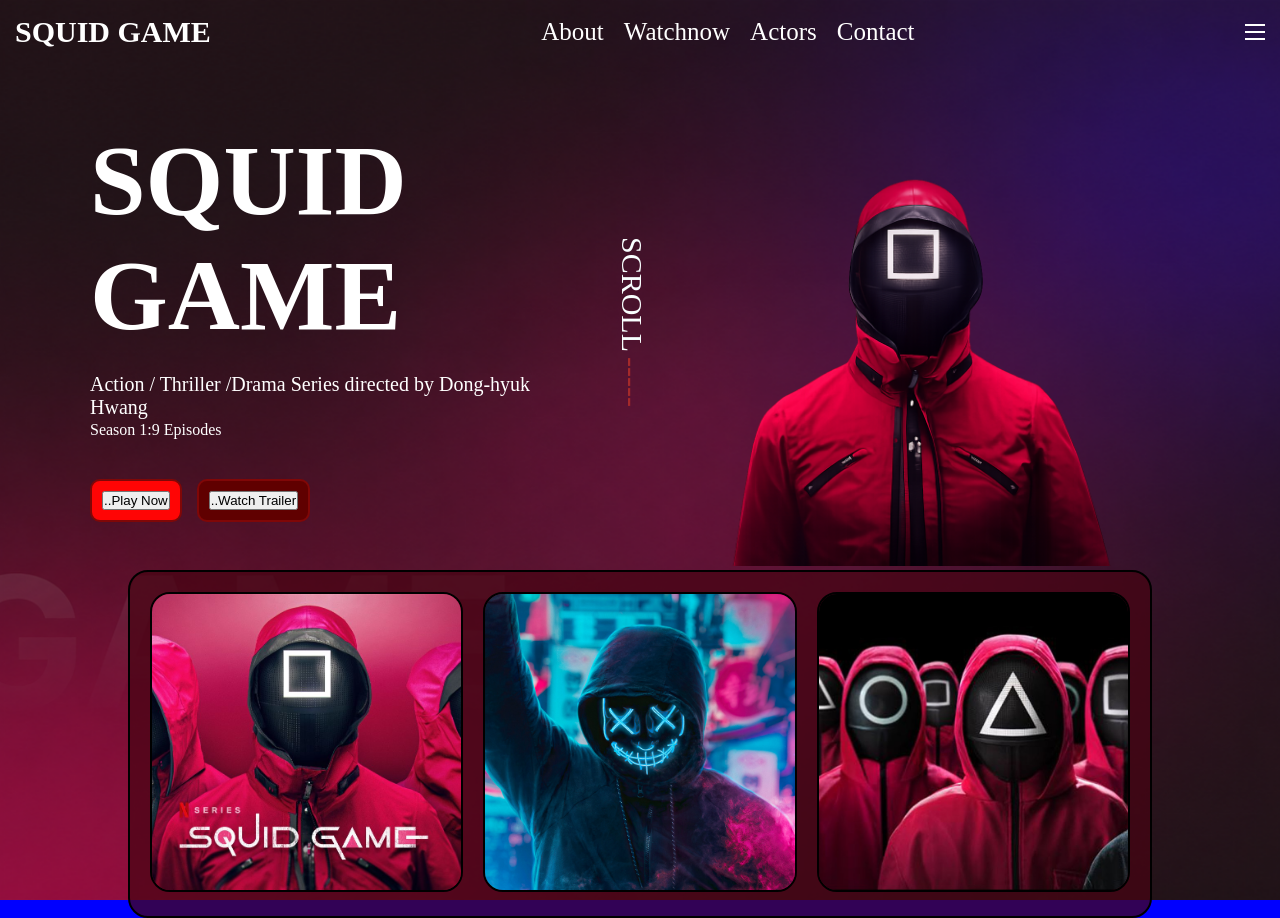
<file: Assignments/Assignments-3/index.html>
<!DOCTYPE html>
<html lang="en">
<head>
    <meta charset="UTF-8">
    <meta name="viewport" content="width=device-width, initial-scale=1.0">
    <title>Task-2</title>
    <link rel="stylesheet" href="style.css">
</head>
<body>
    <div class="mainSection">
        <div class="menuBar">
            <div class="logo">
                <h1>SQUID GAME</h1>
            </div>
            <div class="menuContent">
                <a>About</a>
                <a>Watchnow</a>
                <a>Actors</a>
                <a>Contact</a>
            </div>
            <div class="menuline">
                <hr/>
                <hr/>
                <hr/>
            </div>

        </div>
        <div class="heroSection">
            <div class="mainContent">
                <div class="leftcontent">
                <h1>SQUID 
                    GAME</h1>
                <p id="p1">Action / Thriller /Drama Series directed by Dong-hyuk Hwang
                </p>
                <p id="p2">Season 1:9 Episodes</p>
            
                <div class="mainbutton">
                    <div class="firstone">
                    <button>..Play Now</button>
                        </div>
                       <div class="secondone">
                    <button>..Watch Trailer</button>
                        </div>  
                </div>
                </div>
                    <div class="scrollone">
                    <p id="f">SCROLL</p>
                    <p>-----</p>
                </div>
                <div class="right">
                
                <div class="mainImage">
                    <img src="./person.png" alt="">
                </div>
                <div class="socilmediaicons">
                    <a href=""></a>
                    <a href=""></a>
                    <a href=""></a>
                </div>
            </div>
            </div>
        </div>
        
        <div class="card">
            <div class="cards">
                <img src="./3 one.png" alt="">
            </div>
            <div class="cards">
                <img src="./mask.png" alt="">
            </div>
            <div class="cards">
                <img src="./team.png" alt="">
            </div>

        </div>
    </div>
</body>
</html>
</file>
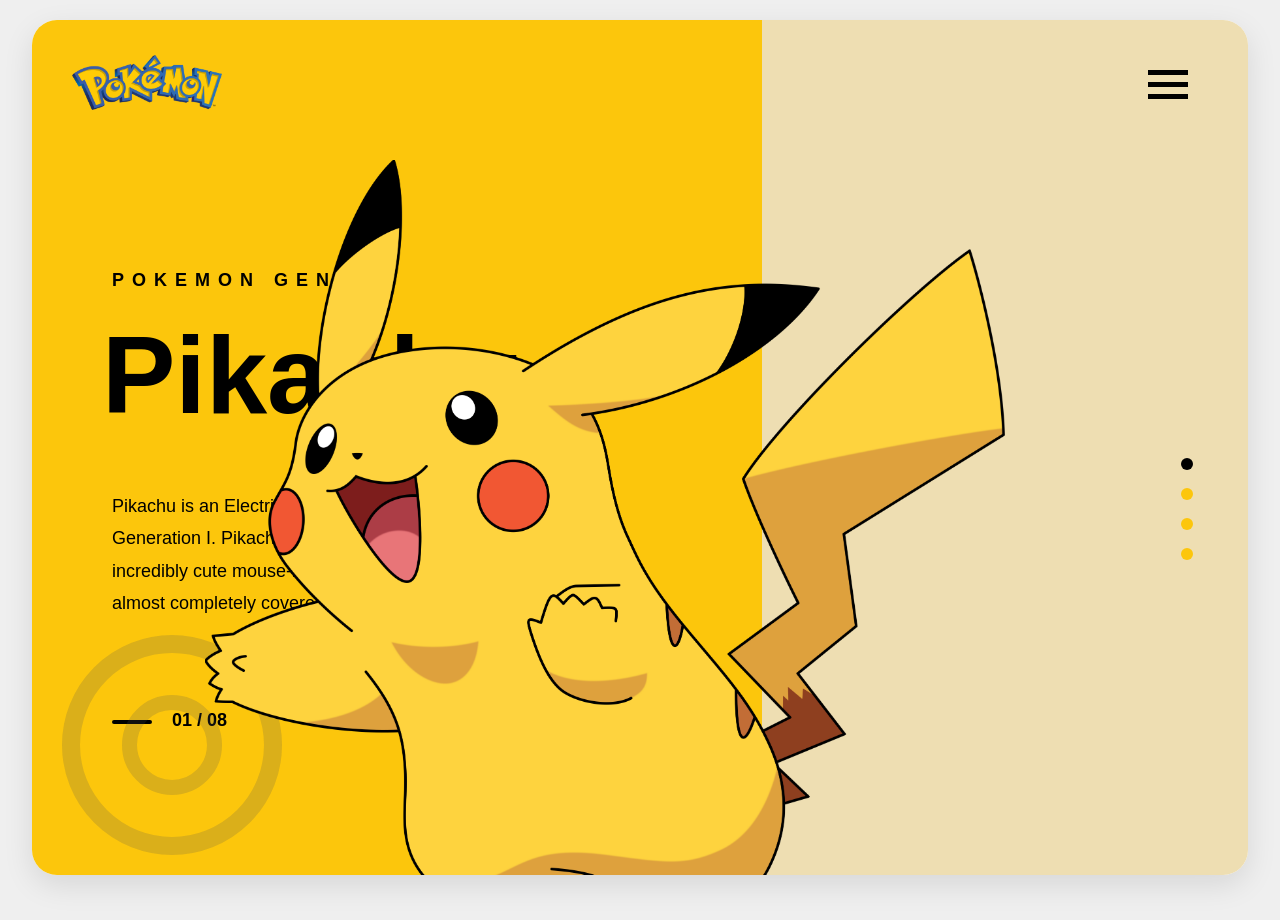
<file: Assignments/Assignments-1/Task-1/index.html>
<!DOCTYPE html>
<html lang="en">
<head>
    <meta charset="UTF-8">
    <meta name="viewport" content="width=device-width, initial-scale=1.0">
    <title>Pokemon Layout</title>
    <link rel="stylesheet" href="style.css">
</head>
<body>

    <div class="mainSection">

        <div class="left">

            <div id="logo">
                <img src="./logo.png" alt="pokemon-logo">
            </div>

            <h4>POKEMON GEN I</h4>

            <h1>Pikachu</h1>

            <p class="content">
                Pikachu is an Electric-type Pokémon introduced
                in Generation I. Pikachu are small, chubby,
                and incredibly cute mouse-like Pokémon.
                They are almost completely covered by
                yellow fur.
            </p>

            <div class="dateContent">
                <hr>
                <p>01 / 08</p>
            </div>

            <div id="circleShape"></div>
            <div id="circleShape1"></div>

        </div>




        <div class="right">

            <div class="menu"></div>

            <div class="dots">
                <span></span>
                <span></span>
                <span></span>
                <span></span>
            </div>

        </div>




        <div id="pokemonImage">
            <img src="./pikachu.png" alt="pikachu">
        </div>

    </div>

</body>
</html>
</file>
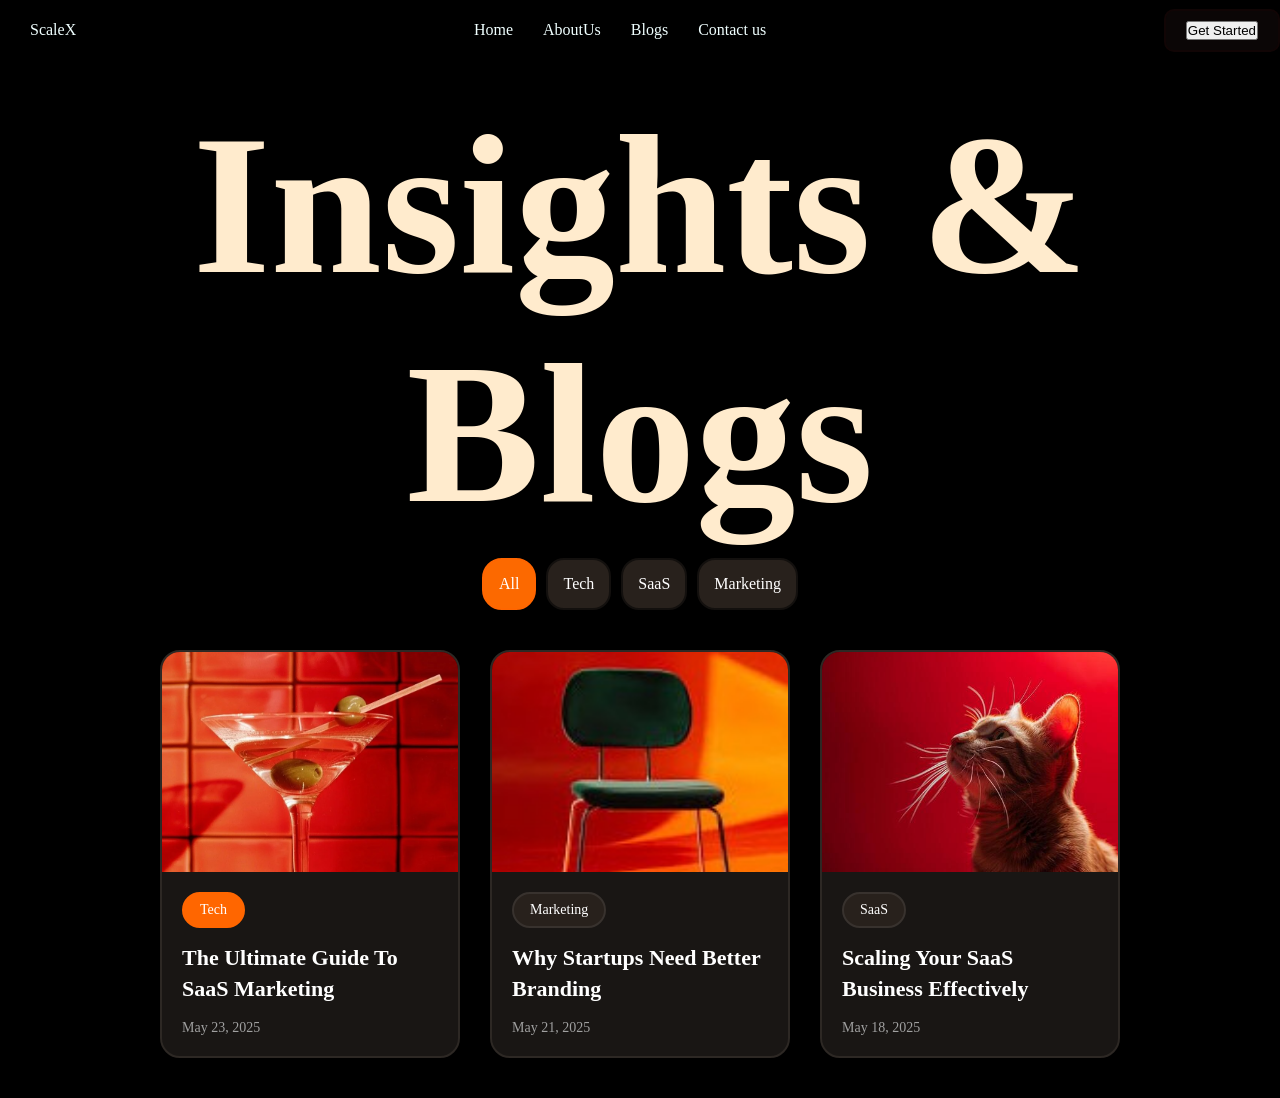
<file: Assignments/Assignment-2/Task-01/Project-1(new)/index.html>
<!DOCTYPE html>
<html lang="en">
<head>
    <meta charset="UTF-8">
    <meta name="viewport" content="width=device-width, initial-scale=1.0">
    <title>Project1</title>
    <link rel="stylesheet" href="style.css">
</head>
<body>
    <div id="MainSection">
        <div id="logo">
            <div class="menubar">ScaleX</div>
        </div>
        <div id="navcontent">
            <div class="menubar">Home</div>
            <div class="menubar">AboutUs</div>
            <div class="menubar">Blogs</div>
            <div class="menubar">Contact us</div>
            </div>
            <div id="buttonc">
            <div class="menubar"><button>Get Started</button></div>
            </div>
    </div>
    <div id="mainHeading">
        <h1>Insights & Blogs</h1>
    </div>
    <div class="tab">
        <div class="tabs-active" >All</div>
        <div class="tabs">Tech</div>
        <div class="tabs">SaaS</div>
        <div class="tabs">Marketing</div>
    </div>


<div class="imageSection">

    <div class="card">

        <div class="card-image">
            <img src="./cocktial.jpg" alt="">
        </div>

        <div class="card-content">

            <div class="card-tag active-tag">
                Tech
            </div>

            <h4 class="card-title">
                The Ultimate Guide To SaaS Marketing
            </h4>

            <p class="card-date">
                May 23, 2025
            </p>

        </div>

    </div>



    <div class="card">

        <div class="card-image">
            <img src="./chair.jpg" alt="">
        </div>

        <div class="card-content">

            <div class="card-tag">
                Marketing
            </div>

            <h4 class="card-title">
                Why Startups Need Better Branding
            </h4>

            <p class="card-date">
                May 21, 2025
            </p>

        </div>

    </div>



    <div class="card">

        <div class="card-image">
            <img src="./cat.jpg" alt="">
        </div>

        <div class="card-content">

            <div class="card-tag">
                SaaS
            </div>

            <h4 class="card-title">
                Scaling Your SaaS Business Effectively
            </h4>

            <p class="card-date">
                May 18, 2025
            </p>

        </div>

    </div>

</div>


</body>
</html>
</file>
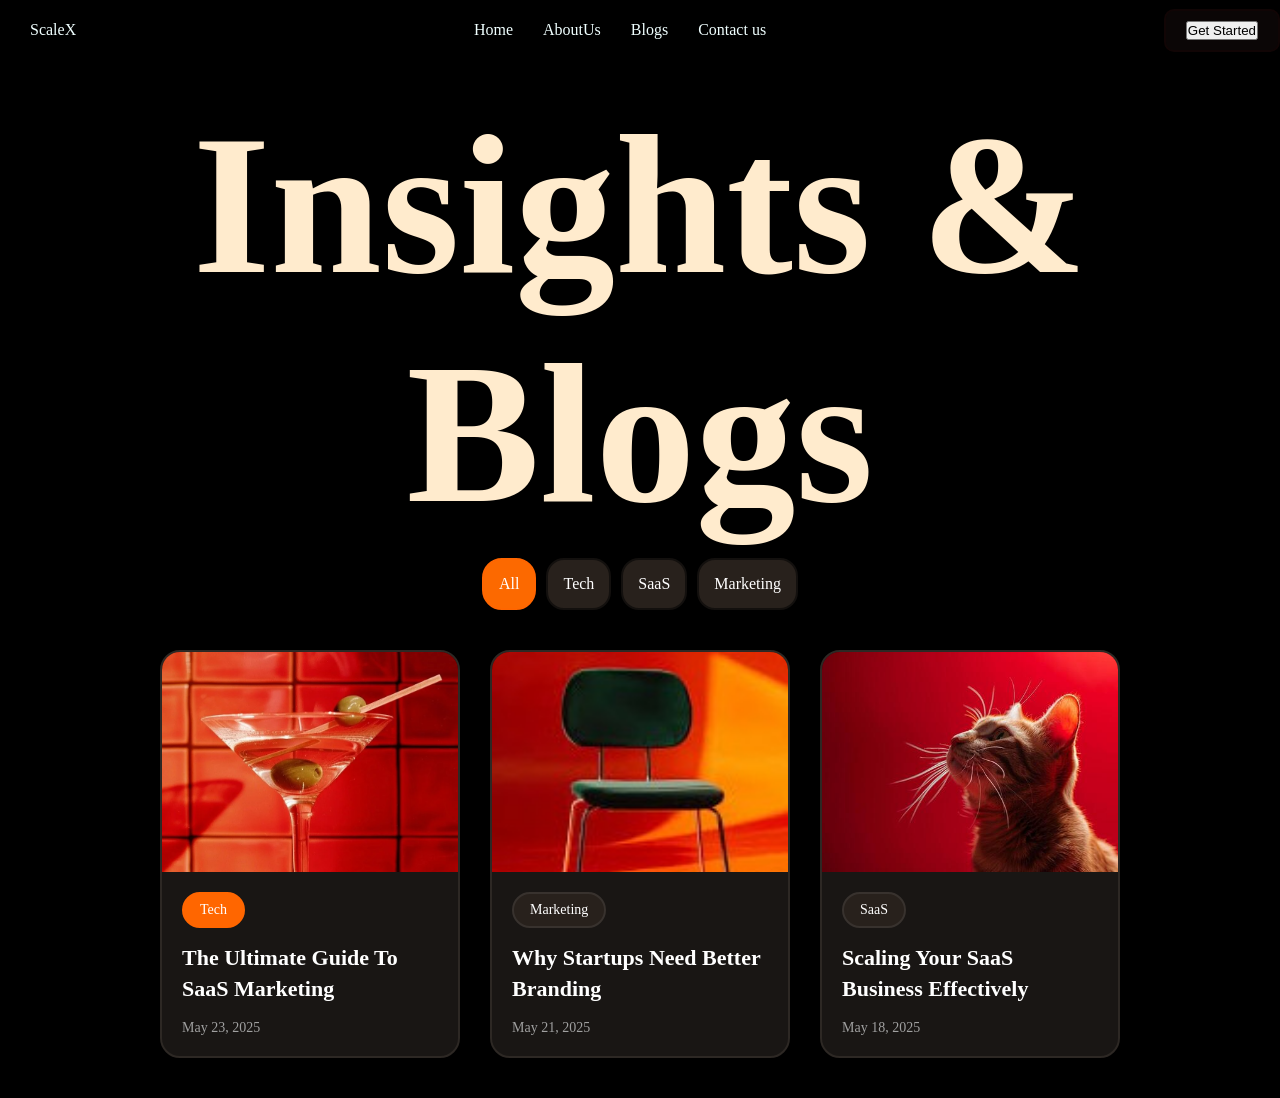
<file: Assignments/Assignment-2/Task-01/Project-1/index.html>
<!DOCTYPE html>
<html lang="en">
<head>
    <meta charset="UTF-8">
    <meta name="viewport" content="width=device-width, initial-scale=1.0">
    <title>Project1</title>
    <link rel="stylesheet" href="style.css">
</head>
<body>
    <div id="MainSection">
        <div id="logo">
            <div class="menubar">ScaleX</div>
        </div>
        <div id="navcontent">
            <div class="menubar">Home</div>
            <div class="menubar">AboutUs</div>
            <div class="menubar">Blogs</div>
            <div class="menubar">Contact us</div>
            </div>
            <div id="buttonc">
            <div class="menubar"><button>Get Started</button></div>
            </div>
    </div>
    <div id="mainHeading">
        <h1>Insights & Blogs</h1>
    </div>
    <div class="tab">
        <div class="tabs-active" >All</div>
        <div class="tabs">Tech</div>
        <div class="tabs">SaaS</div>
        <div class="tabs">Marketing</div>
    </div>
    <!-- <div class="imageSection">
        <div class="images">
            <div class="imagedeceration">
                <img src="./cocktial.jpg" alt="">
            </div>
            <div class="imagestag">Tech</div>
            <h4>The Ultimate Guide To Saas Marketing</h4>
            <p>May 23,2025</p>
        </div>
        <div class="images">
             <div class="imagedeceration">
                <img src="./chair.jpg" alt="">
            </div>
            <div class="imagestag">Saas</div>
            <h4>5 Key Trends in Saas Growth for 2025</h4>
            <p>May 23,2025</p>
        </div>
        <div class="images">
             <div class="imagedeceration">
                <img src="./cat.jpg" alt="">
            </div>
            <div class="imagestag">Marketing</div>
            <h4>How Data-Driven Strategies Are important</h4>
            <p>May 23,2025</p>
        </div>
    </div> -->










<div class="imageSection">

    <div class="card">

        <div class="card-image">
            <img src="./cocktial.jpg" alt="">
        </div>

        <div class="card-content">

            <div class="card-tag active-tag">
                Tech
            </div>

            <h4 class="card-title">
                The Ultimate Guide To SaaS Marketing
            </h4>

            <p class="card-date">
                May 23, 2025
            </p>

        </div>

    </div>



    <div class="card">

        <div class="card-image">
            <img src="./chair.jpg" alt="">
        </div>

        <div class="card-content">

            <div class="card-tag">
                Marketing
            </div>

            <h4 class="card-title">
                Why Startups Need Better Branding
            </h4>

            <p class="card-date">
                May 21, 2025
            </p>

        </div>

    </div>



    <div class="card">

        <div class="card-image">
            <img src="./cat.jpg" alt="">
        </div>

        <div class="card-content">

            <div class="card-tag">
                SaaS
            </div>

            <h4 class="card-title">
                Scaling Your SaaS Business Effectively
            </h4>

            <p class="card-date">
                May 18, 2025
            </p>

        </div>

    </div>

</div>


</body>
</html>
</file>
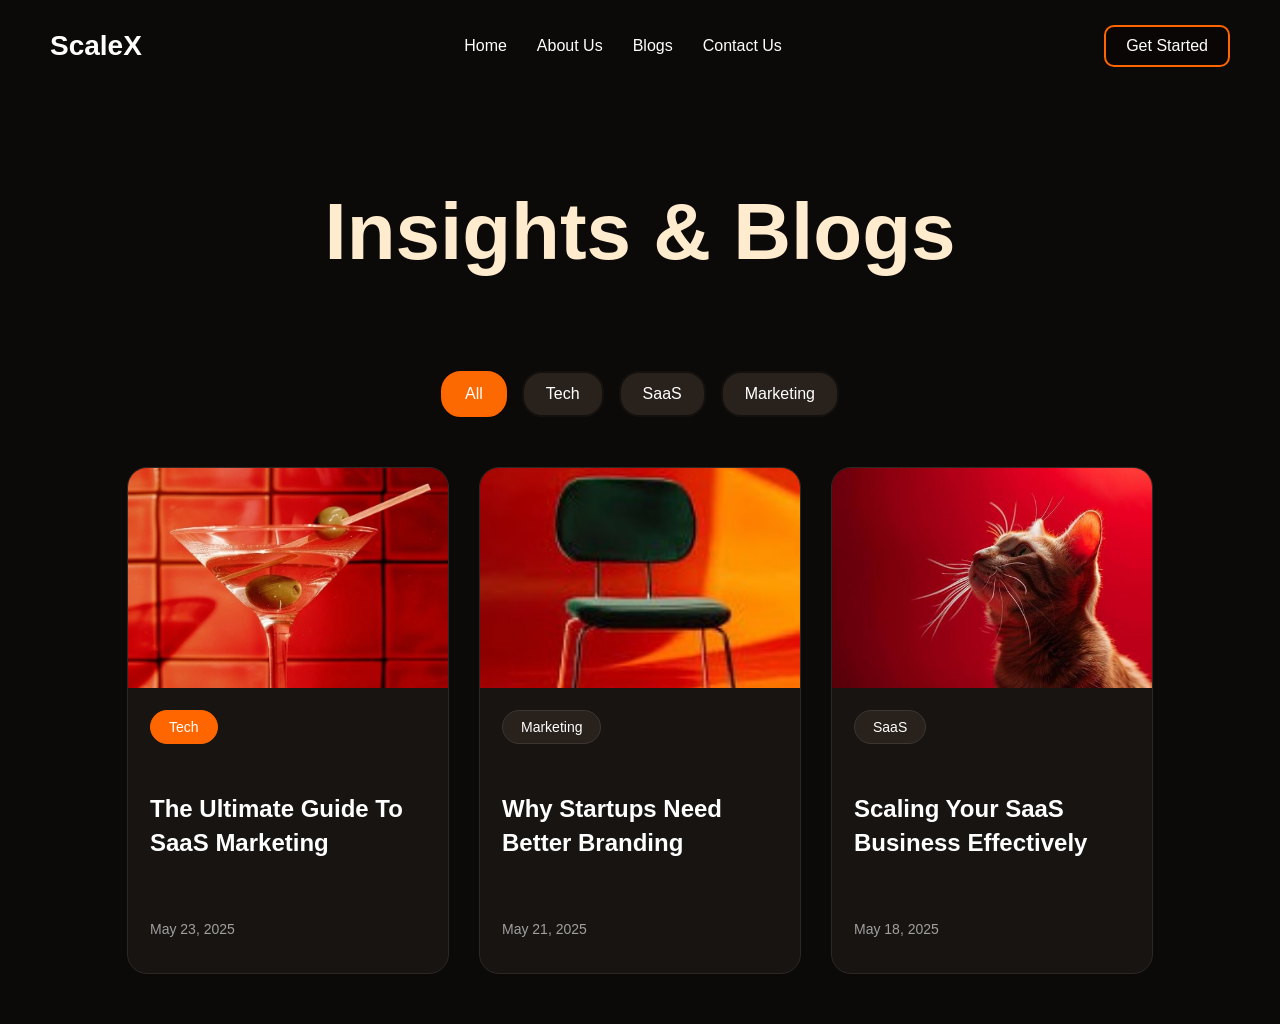
<file: Assignments/Assignment-2/Task-01/Project-final/index.html>
<!DOCTYPE html>
<html lang="en">
<head>
    <meta charset="UTF-8">
    <meta name="viewport" content="width=device-width, initial-scale=1.0">
    <title>Insights & Blogs</title>
    <link rel="stylesheet" href="style.css">
</head>
<body>

    <!-- =========================
         NAVBAR
    ========================== -->

    <nav id="MainSection">

        <div id="logo">
            ScaleX
        </div>

        <div id="navcontent">

            <div class="menubar">Home</div>
            <div class="menubar">About Us</div>
            <div class="menubar">Blogs</div>
            <div class="menubar">Contact Us</div>

        </div>

        <div id="buttonc">
            Get Started
        </div>

    </nav>



    <!-- =========================
         HEADING SECTION
    ========================== -->

    <div id="mainHeading">

        <h1>Insights & Blogs</h1>

    </div>



    <!-- =========================
         TABS SECTION
    ========================== -->

    <div class="tab">

        <div class="tabs-active">
            All
        </div>

        <div class="tabs">
            Tech
        </div>

        <div class="tabs">
            SaaS
        </div>

        <div class="tabs">
            Marketing
        </div>

    </div>



    <!-- =========================
         CARD SECTION
    ========================== -->

    <div class="imageSection">

        <!-- Card 1 -->

        <div class="card">

            <div class="card-image">
                <img src="./cocktial.jpg" alt="Cocktail Image">
            </div>

            <div class="card-content">

                <div class="card-tag active-tag">
                    Tech
                </div>

                <h4 class="card-title">
                    The Ultimate Guide To SaaS Marketing
                </h4>

                <p class="card-date">
                    May 23, 2025
                </p>

            </div>

        </div>



        <!-- Card 2 -->

        <div class="card">

            <div class="card-image">
                <img src="./chair.jpg" alt="Cocktail Image">
            </div>

            <div class="card-content">

                <div class="card-tag">
                    Marketing
                </div>

                <h4 class="card-title">
                    Why Startups Need Better Branding
                </h4>

                <p class="card-date">
                    May 21, 2025
                </p>

            </div>

        </div>



        <!-- Card 3 -->

        <div class="card">

            <div class="card-image">
                <img src="./cat.jpg" alt="Cocktail Image">
            </div>

            <div class="card-content">

                <div class="card-tag">
                    SaaS
                </div>

                <h4 class="card-title">
                    Scaling Your SaaS Business Effectively
                </h4>

                <p class="card-date">
                    May 18, 2025
                </p>

            </div>

        </div>

    </div>

</body>
</html>
</file>
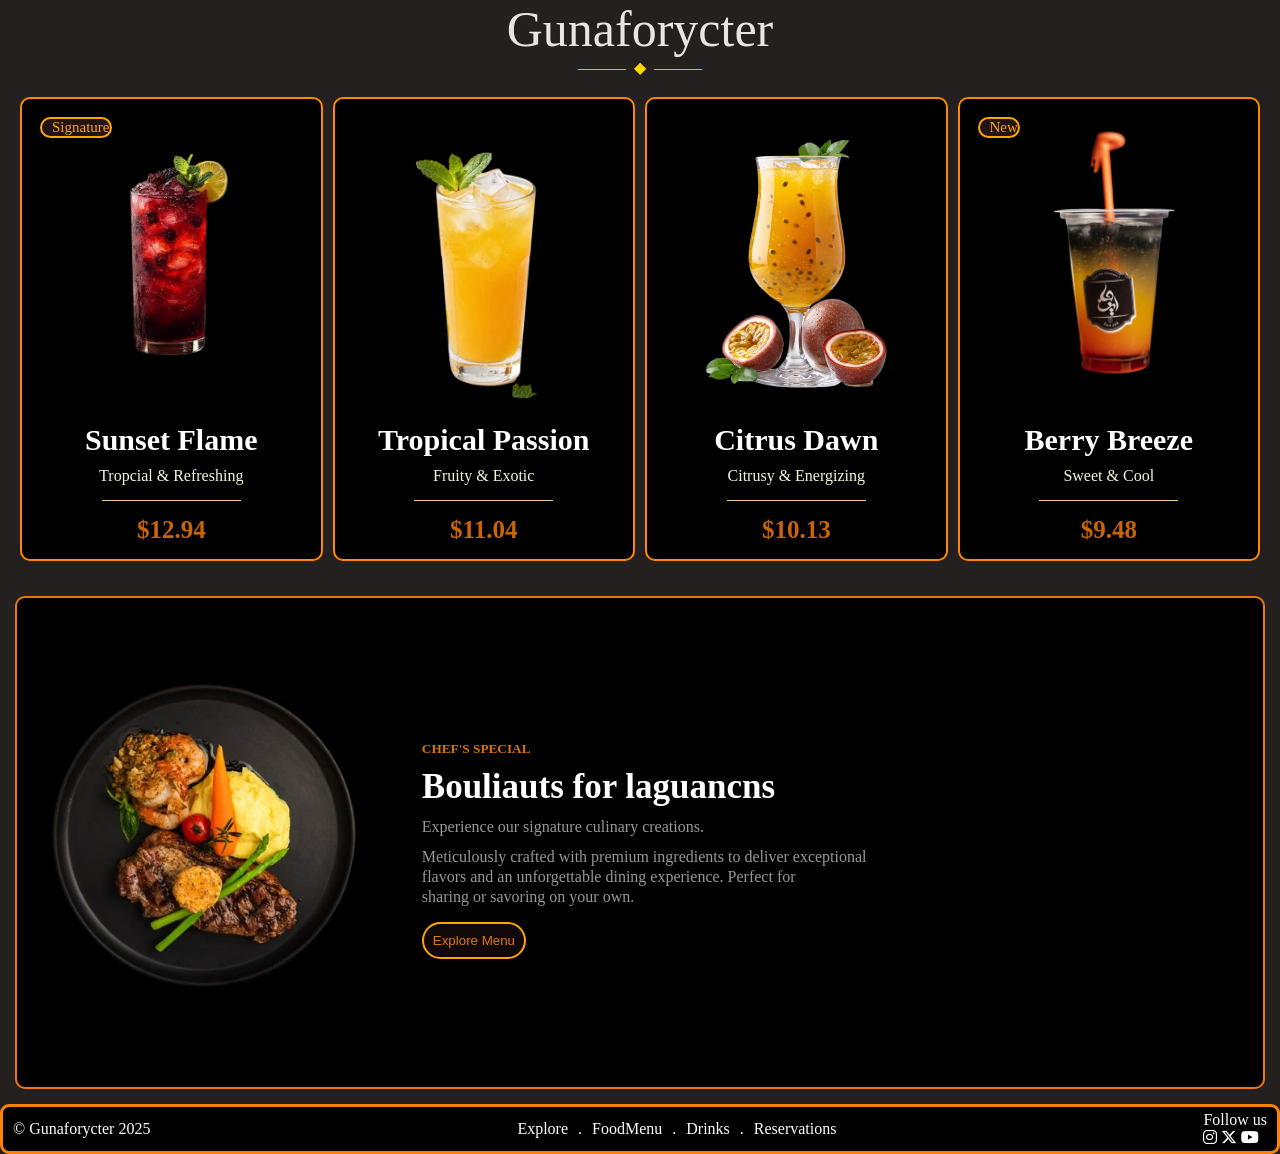
<file: Assignments/Assignment-2/Task-02/Project1/index.html>
<!doctype html>
<html lang="en">

<head>
    <meta charset="UTF-8" />
    <meta name="viewport" content="width=device-width, initial-scale=1.0" />
    <title>Task-2(medium)</title>
    <link rel="stylesheet" href="https://cdnjs.cloudflare.com/ajax/libs/font-awesome/6.5.0/css/all.min.css">
    <link rel="stylesheet" href="style.css" />
</head>

<body>
    <h1 id="mainHeading">Gunaforycter</h1>
    <div id="deceration">
        <span>———</span>
        <span>◆</span>
        <span>———</span>
    </div>
    <div class="cards">
        <div class="cardsdisplay">
             <span class="badge">Signature</span>
            <div class="images">
                <img src="./red.png" alt="" />
            </div>
              <h4>Sunset Flame</h4>
                <p>Tropcial & Refreshing</p>
            <hr/>
          <h5>$12.94</h5>
        </div>
        <div class="cardsdisplay">
            <div class="images">
                <img src="./yellow.png" alt="" />
            </div>
                <h4>Tropical Passion</h4>
                <p>Fruity & Exotic</p>
                <hr/>
                <h5>$11.04</h5>
        
        </div>
        <div class="cardsdisplay">
            <div class="images">
                <img src="fullglass.png" alt="" />
            </div>
                <h4>Citrus Dawn</h4>
            
                <p>Citrusy & Energizing</p>
            <hr/>
            
                <h5>$10.13</h5>
        </div>

        <div class="cardsdisplay">
            <span class="badge">New</span>
            <div class="images">
                <img src="./orange.png" alt="" />
            </div>
                <h4>Berry Breeze</h4>
                <p>Sweet & Cool</p>
                <hr/>
                <h5>$9.48</h5>
        </div>
</div>
    <div class="secondMain">
        <div class="dinnerset">
                <div id="chefimage">
                    <img src="./plate.png" alt="">
                </div>
        </div>
        <div class="content">
            <h5><strong>CHEF'S SPECIAL</strong>
            </h5>
            <h3>Bouliauts for laguancns
            </h3>
            <p>
                Experience our signature culinary creations.
            </p>
            <p>
                Meticulously crafted with premium ingredients to deliver exceptional 
                <br/>flavors and an unforgettable dining experience. Perfect for <br/>sharing or savoring on your own.
            </p>
            <button>
                Explore Menu
            </button>
        </div>
    </div>

    <div class="footer">
        <div class="Copyright">
            <p>&copy; Gunaforycter 2025 </p>
        </div>
        <div class="footercontent">
            <a href="">Explore</a>
            .
            <a href="">FoodMenu</a>
            .
            <a href="">Drinks</a>
            .
            <a href="">Reservations</a>
        </div>
                    
        <div class="socialMedia">
            <p>Follow us</p>
            <a><i class="fa-brands fa-instagram"></i></a>
            <a><i class="fa-brands fa-x-twitter"></i></a>
            <a><i class="fa-brands fa-youtube"></i></a>
        </div>
    </div>
</body>

</html>
</file>
<file: Assignments/Assignments-3/style.css>
*{
    margin:0;
    padding:0;
    box-sizing: border-box;
}

html,body{
    width:100%;
    height:100%;
    background-color: blue;
    background-image:url("./background.png");
    background-repeat: no-repeat;               
    background-size: cover;                      
    background-attachment: fixed;                  
    background-position: center
}

.mainSection{
    display: flex;
    flex-direction: column;
    justify-content: space-between;
    height:100vh;
}
.menuBar{
    height:80px;
    color:white;
    display: flex;
    flex-direction: row;
    align-items: center;
    justify-content: space-between;
    padding: 15px;
}
.logo{
    font-size: 15px;
    font-weight: 500;
}
.menuContent{
    display: flex;
    font-size: 25px;
    justify-content:center;
    align-items: center;
    gap:20px;
    color: white;

}

.menuline{
    display: flex;
    flex-direction:column;
    gap:5px;
    width:20px;
}
.menuline hr{
    background-color: rgb(255, 255, 255);
    height: 2px;
    border:none;
}

.heroSection{
    flex:1;
    padding:10px;
    position:relative;
    padding-left: 40px;
}
.mainContent{
    display: flex;
    flex-direction:row;
    align-items:center;
    height: 100%;
    padding-top: 0;
}
.leftcontent{
    flex:4;
    color:white;
    position:relative;
    left:50px;
}
.right{
    flex:6;
}


.leftcontent h1{
    color: white;
    font-size: 100px;
    font-weight: 600;
}

.leftcontent #p1{
    margin-top: 20px;
    color:white;
    font-size: 20px;
}
.leftcontent #p2{
    margin-top:2px;
    margin-bottom: 40px;
}

.mainbutton{
    display: flex;
    flex-direction: row;
    justify-content:flex-start;
    gap:15px;


}
.mainbutton .firstone{
    color:white;
    padding:10px;
    background-color: rgb(255, 5, 5);
     border: 2px solid rgb(128, 7, 7);
    border-radius: 10px;

}
.mainbutton .secondone{
    color:white;
     border: 2px solid rgb(128, 7, 7);
    background-color: rgb(96, 0, 0);
    padding:10px;
     border-radius: 10px;
}
.mainImage img{
    width:100%;
    height:100%;
    object-fit: cover;
}
.scrollone{
    position:absolute;
    display: flex;
    align-items: center;
    gap:5px;
    writing-mode: vertical-rl;
    padding-left: 20%;
    left:40%;
    font-size: 30px;
}
.scrollone p{
    color: brown;
}
.scrollone #f{
    color:rgb(249, 255, 255)
}



.card{
    display:flex;
    gap:20px;
    background-color: rgba(71, 3, 19, 0.714);
    padding:20px;
    border: 2px solid black;
    border-radius: 20px;
    margin-bottom: 10%;
    margin-top: -10px;
    margin-left:10%;
    margin-right:10%;
}

.cards img{
    width:100%;
    height: 300px;
    object-fit: cover;
    border: 2px solid black;
    border-radius: 20px;
    border-radius: 20px;
}
.cards{
    flex: 1;
   min-width: 0;
   overflow: hidden;
}
</file>
<file: Assignments/Assignments-1/Task-1/style.css>
*{
    margin:0;
    padding:0;
    box-sizing:border-box;
    font-family:Arial, Helvetica, sans-serif;
}

html,body{
    width:100%;
    height:100%;
    background-color:#efefef;
}





.mainSection{
    position:relative;

    width:95%;
    height:95%;

    margin:20px auto;

    overflow:hidden;
    border-radius:25px;

    background-color:white;

    box-shadow:0px 10px 30px rgba(0,0,0,0.1);

    padding : 50px;
}





.left{
    position:absolute;

    top:0;
    left:0;

    width:60%;
    height:100%;

    background-color:rgb(252,198,12);
}





.right{
    position:absolute;

    top:0;
    right:0;

    width:40%;
    height:100%;
    padding:50px;
    background-color:rgb(238, 222, 178);
}





#logo{
    position:absolute;

    top:35px;
    left:40px;
}

#logo img{
    width:150px;
    height:auto;
}




h4{
    position:absolute;

    top:250px;
    left:80px;

    font-size:18px;
    letter-spacing:8px;
}





h1{
    position:absolute;

    top:300px;
    left:70px;

    font-size:110px;
    font-weight:900;
    line-height:1;
}





.content{
    position:absolute;

    top:470px;
    left:80px;

    width:420px;

    font-size:18px;
    line-height:1.8;
}





.dateContent{
    position:absolute;

    top:700px;
    left:80px;
}

.dateContent hr{
    position:absolute;

    width:40px;

    border:2px solid black;
    border-radius:10px;
}

.dateContent p{
    position:absolute;

    left:60px;
    top:-10px;

    width:120px;

    font-size:18px;
    font-weight:700;
}





#circleShape{
    position:absolute;

    bottom:20px;
    left:30px;

    width:220px;
    height:220px;
    
    border-radius:50%;

    border:18px solid rgba(80,80,80,0.2);
}


#circleShape1{
    position:absolute;

    bottom:80px;
    left:90px;

    width:100px;
    height:100px;

    border-radius:50%;

    border:15px solid rgba(80,80,80,0.2);
}





#pokemonImage{
    position:absolute;

    top:140px;
    right:20%;

    z-index:10;
}

#pokemonImage img{
    width:800px;
    height:auto;
}





.menu{
    position:absolute;

    top:50px;
    right:60px;

    width:40px;
    height:5px;

    background-color:black;
}

.menu::before{
    content:"";

    position:absolute;

    top:12px;

    width:40px;
    height:5px;

    background-color:black;
}

.menu::after{
    content:"";

    position:absolute;

    top:24px;

    width:40px;
    height:5px;

    background-color:black;
}





.dots{
    position:absolute;

    right:55px;
    top:420px;
}

.dots span{
    display:block;

    width:12px;
    height:12px;

    margin:18px 0;

    border-radius:50%;

    background-color:rgb(252,198,12);
}

.dots span:first-child{
    background-color:black;
}
</file>
<file: Assignments/Assignment-2/Task-01/Project-1(new)/style.css>
*{
    margin:0px;
    padding:0px;
    box-sizing: border-box;
}

html,body{
    height: 100%;
    width: 100%;
    background-color: black;
}
#MainSection{
    display: flex;
    align-items: center;
    justify-content:space-between;
    height:60px;
    width:100%;
}
.menubar{
    color:azure
}
#navcontent{
    display: flex;
    gap:30px;
}
#logo{
    padding-left: 30px;
}
#buttonc{
    padding: 10px 20px;
    border: 2px solid rgb(17, 5, 5);
    border-radius: 10px;
    background-color: rgb(11, 6, 6);
    color:white;
}

#mainHeading{
    padding-top:30px;
     font-size:100px;
    font-weight: 600;
    color:blanchedalmond;
    text-align: center;
}
.tab{
    display: flex;
    align-items:center;
    justify-content: center;
    gap:10px;
  
}

.tabs-active{
    margin-top: 10px;
    background-color: rgb(252, 105, 0);
    padding: 15px;
    border-radius: 20px;
    color:white;
    border: 2px solid rgb(255, 102, 0);

}

.tabs{
     margin-top: 10px;
    background-color: rgb(40, 33, 28);
    padding: 15px;
    border-radius: 18px;
    color:white;
    border: 2px solid rgb(19, 16, 14);

}


.imageSection{
    display:flex;
    justify-content:center;
    gap:30px;
    padding:40px;
    flex-wrap:wrap;
}

.card{
    width:300px;
    background-color:rgb(25, 22, 20);
    border-radius:20px;
    overflow:hidden;
    border:2px solid rgb(45,40,36);
}

.card-image img{
    width:100%;
    height:220px;
    object-fit:cover;
    display:block;
}

.card-content{
    display:flex;
    flex-direction:column;
    gap:15px;
    padding:20px;
}

.card-tag{
    width:fit-content;
    padding:8px 16px;
    background-color:rgb(40,33,28);
    border-radius:20px;
    color:white;
    border:2px solid rgb(56,50,46);
    font-size:14px;
}

.active-tag{
    background-color:rgb(255,102,0);
    border:2px solid rgb(255,102,0);
}

.card-title{
    color:white;
    font-size:22px;
    font-weight:700;
    line-height:1.4;
}

.card-date{
    color:rgb(160,160,160);
    font-size:14px;
}
</file>
<file: Assignments/Assignment-2/Task-01/Project-1/style.css>
*{
    margin:0px;
    padding:0px;
    box-sizing: border-box;
}

html,body{
    height: 100%;
    width: 100%;
    background-color: black;
}
#MainSection{
    display: flex;
    align-items: center;
    justify-content:space-between;
    height:60px;
    width:100%;
}
.menubar{
    color:azure
}
#navcontent{
    display: flex;
    gap:30px;
}
#logo{
    padding-left: 30px;
}
#buttonc{
    padding: 10px 20px;
    border: 2px solid rgb(17, 5, 5);
    border-radius: 10px;
    background-color: rgb(11, 6, 6);
    color:white;
}

#mainHeading{
    padding-top:30px;
     font-size:100px;
    font-weight: 600;
    color:blanchedalmond;
    text-align: center;
}
.tab{
    display: flex;
    align-items:center;
    justify-content: center;
    gap:10px;
  
}

.tabs-active{
    margin-top: 10px;
    background-color: rgb(252, 105, 0);
    padding: 15px;
    border-radius: 20px;
    color:white;
    border: 2px solid rgb(255, 102, 0);

}

.tabs{
     margin-top: 10px;
    background-color: rgb(40, 33, 28);
    padding: 15px;
    border-radius: 18px;
    color:white;
    border: 2px solid rgb(19, 16, 14);

}
/* .imageSection{
    display: flex; 
    align-items: center;
    justify-content:center;
    margin-top: 50px;
    border:2px,solid,black;
    gap:40px;
     border-radius:50% ;    
}
.images{ 
    background-color: rgb(8, 12, 12);
    border: 5px,solid,rgb(0, 0, 0);
    width:200px;
    color:aquamarine;
}
img{
    width:100%;
    height: 300px;
    object-fit: cover;

}


.imagebutton{
    border:10px;
    color: white;
    background-color: rgb(255, 94, 8);
    border-radius: 2px solid rgb(254, 85, 0)
} */







.imageSection{
    display:flex;
    justify-content:center;
    gap:30px;
    padding:40px;
    flex-wrap:wrap;
}

.card{
    width:300px;
    background-color:rgb(25, 22, 20);
    border-radius:20px;
    overflow:hidden;
    border:2px solid rgb(45,40,36);
}

.card-image img{
    width:100%;
    height:220px;
    object-fit:cover;
    display:block;
}

.card-content{
    display:flex;
    flex-direction:column;
    gap:15px;
    padding:20px;
}

.card-tag{
    width:fit-content;
    padding:8px 16px;
    background-color:rgb(40,33,28);
    border-radius:20px;
    color:white;
    border:2px solid rgb(56,50,46);
    font-size:14px;
}

.active-tag{
    background-color:rgb(255,102,0);
    border:2px solid rgb(255,102,0);
}

.card-title{
    color:white;
    font-size:22px;
    font-weight:700;
    line-height:1.4;
}

.card-date{
    color:rgb(160,160,160);
    font-size:14px;
}
</file>
<file: Assignments/Assignment-2/Task-01/Project-final/style.css>
/* =========================
   BODY
========================= */

body{
    background-color: rgb(12, 10, 9);
    margin: 0;
    padding: 0;
    font-family: Arial, Helvetica, sans-serif;
}



/* =========================
   NAVBAR
========================= */

#MainSection{
    display: flex;
    align-items: center;
    justify-content: space-between;
    padding: 25px 50px;
}


#logo{
    color: white;
    font-size: 28px;
    font-weight: 700;
}


#navcontent{
    display: flex;
    gap: 30px;
}


.menubar{
    color: white;
    font-size: 16px;
}


#buttonc{
    padding: 10px 20px;
    border: 2px solid rgb(255, 102, 0);
    border-radius: 10px;
    background-color: rgb(11, 6, 6);
    color: white;
}



/* =========================
   HEADING SECTION
========================= */

#mainHeading{
    padding: 40px 0px;
    text-align: center;
}


#mainHeading h1{
    font-size: 80px;
    font-weight: 700;
    color: blanchedalmond;
}



/* =========================
   TABS SECTION
========================= */

.tab{
    display: flex;
    align-items: center;
    justify-content: center;
    gap: 15px;
}


.tabs-active{
    background-color: rgb(252, 105, 0);
    padding: 12px 22px;
    border-radius: 20px;
    color: white;
    border: 2px solid rgb(255, 102, 0);
}


.tabs{
    background-color: rgb(40, 33, 28);
    padding: 12px 22px;
    border-radius: 20px;
    color: white;
    border: 2px solid rgb(19, 16, 14);
}



/* =========================
   CARD SECTION
========================= */

.imageSection{
    display: flex;
    justify-content: center;
    align-items: flex-start;
    gap: 30px;
    padding: 50px 40px;
    flex-wrap: wrap;
}



/* =========================
   INDIVIDUAL CARD
========================= */

.card{
    width: 320px;
    background-color: rgb(24, 20, 18);
    border-radius: 20px;
    overflow: hidden;
    border: 1px solid rgb(45, 40, 36);
}



/* =========================
   CARD IMAGE
========================= */

.card-image img{
    width: 100%;
    height: 220px;
    object-fit: cover;
    display: block;
}



/* =========================
   CARD CONTENT
========================= */

.card-content{
    display: flex;
    flex-direction: column;
    gap: 16px;
    padding: 22px;
}



/* =========================
   CARD TAG
========================= */

.card-tag{
    width: fit-content;
    padding: 8px 18px;
    background-color: rgb(40, 33, 28);
    border: 1px solid rgb(60, 54, 50);
    border-radius: 20px;
    color: white;
    font-size: 14px;
    font-weight: 500;
}



/* ACTIVE TAG */

.active-tag{
    background-color: rgb(255, 102, 0);
    border: 1px solid rgb(255, 102, 0);
}



/* =========================
   CARD TITLE
========================= */

.card-title{
    color: white;
    font-size: 24px;
    font-weight: 700;
    line-height: 1.4;
}



/* =========================
   CARD DATE
========================= */

.card-date{
    color: rgb(160, 160, 160);
    font-size: 14px;
}
</file>
<file: Assignments/Assignment-2/Task-02/Project1/style.css>
*{
    margin:0;
    padding:0;
    box-sizing: border-box;
}
html,body{
    width: 100%;
    height: 100%;
    background-color: rgb(37, 32, 32);
}
#mainHeading{
    font-size: 50px;
    text-align: center;
    color:rgb(235, 228, 228);
    font-weight: 400;
}
.cards{
    display: flex;
    /* /flex-direction: row; */
    gap: 10px;
    background-color: rgb(37, 32, 32);
    padding: 20px;
    align-items: stretch;
}
.cardsdisplay {
    flex:1;
    display:flex;
    flex-direction: column;
    background-color: rgb(0, 0, 0);
    border: 2px solid rgb(255, 136, 0);
    border-radius: 10px;
    padding : 10px;
    align-items: center;
    position: relative;
    
}
img{
    width:100%;
    max-height:300px;
    object-fit:contain;
}
.cardsdisplay h4{
    margin-top: 10px;
    color: white;
    font-size: 30px;
}
.cardsdisplay p{
    margin-top: 10px;
    color:beige

}
.cardsdisplay h5{
    margin-top:15px;
    font-size:25px;
    color: rgb(202, 101, 7);
    margin-bottom: 5px;
}
.cardsdisplay hr{
    width:50%;
    border:none;
    border-top:1px solid rgba(242, 208, 146, 0.983);
    margin: 0 auto;
    margin-top: 15px;
}
.cardsdisplay .badge{
    border: 2px solid orange;
    color: orange;
    background-color: rgb(32, 20, 20);
    border-radius: 20px;
    padding-left:10px ;
    font-size: 15px;
    position: absolute;
    top:18px;
    left:18px;
}



.secondMain{
    display: flex;
    align-items: center;
    background-color: rgb(0, 0, 0);
    border:2px solid rgb(241, 117, 10);
    border-radius: 10px;
    margin:15px;
    padding:10px;
    
}
.dinnerset{
    display:flex;
    flex:3;
    align-items: center;
}

.dinnerset img{
    width:100%;
    max-height: 500px;
    object-fit: contain;
    background-color: black;
}
.content{
    flex:7;
    display: flex;
    flex-direction: column;
    align-items: flex-start;
    color:aquamarine;
    background-color: black;
    margin:15px;
    padding-left:30px;
}
.content h5{
    color:rgb(212, 117, 15);
    padding-top: 15px;
}
.content h3{
    color:white;
    font-size: 35px;
    margin-top: 10px;
}
.content p{
    color:rgb(152, 151, 149);
    line-height: 20px;
    margin-top: 10px;
}
.content button{
    color:rgb(221, 124, 6);
    border:2px solid orange;
    border-radius: 40px;
    padding:9px;
    background-color: rgb(17, 9, 9);
    margin-top: 15px;
    
}

.footer{
    display: flex;
    background-color: black;
    border:3px solid rgb(254, 130, 6);
    border-radius:9px;
    height: 50px;
    align-items: center;
    justify-content: space-between;
    color:rgb(255, 255, 255);
    padding: 10px;
}

.footercontent{
    display:flex;
    gap:10px;
    color:rgb(247, 255, 255);
}
.footer a{
    text-decoration: none;
    color: white;
}

#deceration{
    display: flex;
    justify-content: center;
    color: gold;
    gap:8px;
    align-items: center;
}
</file>
